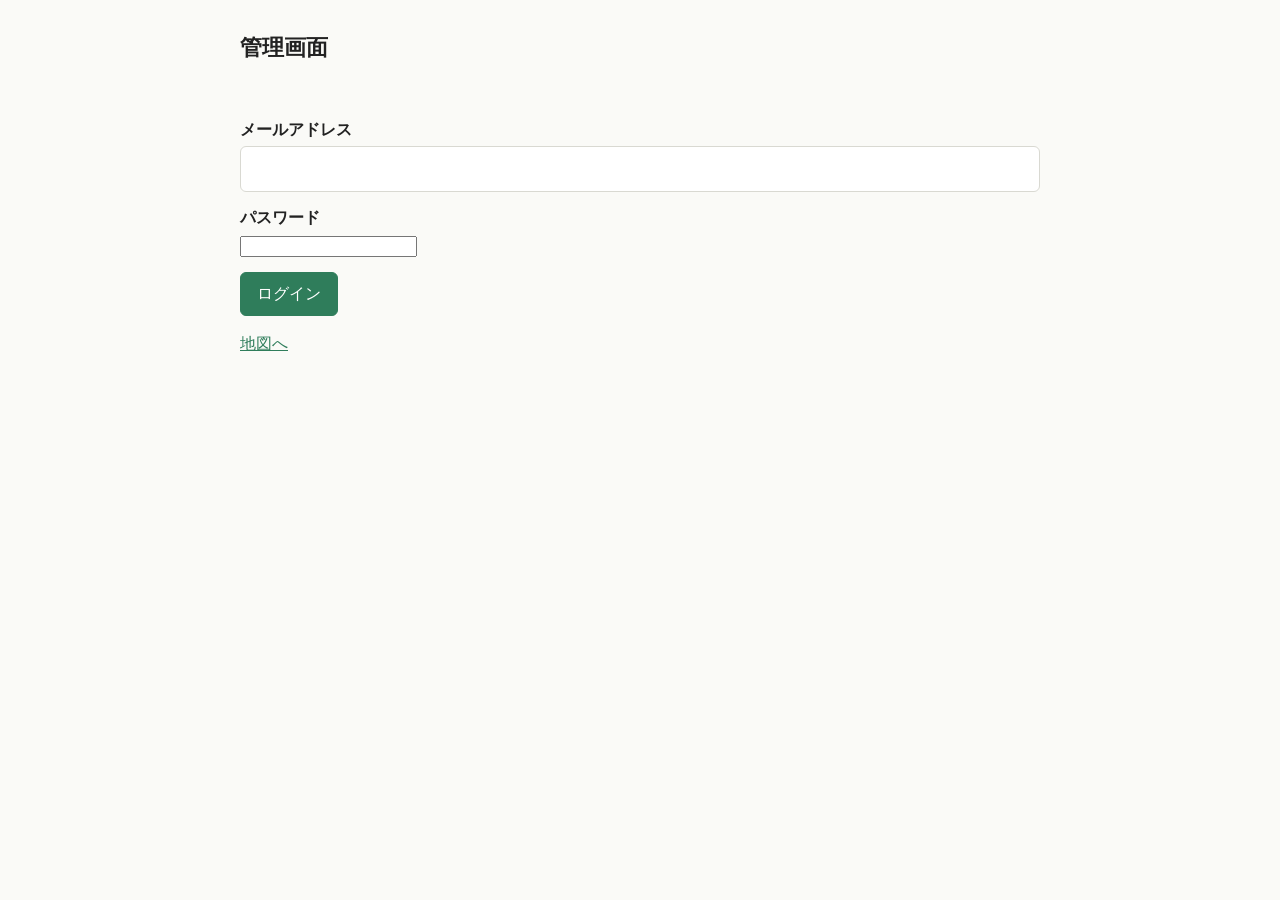
<file: docs/admin/index.html>
<!doctype html>
<html lang="ja">
<head>
  <meta charset="utf-8">
  <meta name="viewport" content="width=device-width, initial-scale=1">
  <meta name="robots" content="noindex, nofollow">
  <meta name="referrer" content="no-referrer">
  <meta http-equiv="Content-Security-Policy" content="default-src 'none'; script-src 'self' https://challenges.cloudflare.com; style-src 'self'; img-src 'self' data:; connect-src 'self' https://*.supabase.co https://challenges.cloudflare.com; frame-src https://challenges.cloudflare.com; base-uri 'none'; form-action 'none'">
  <title>管理画面</title>
  <link rel="stylesheet" href="../css/style.css">
</head>
<body class="page-body">
  <main class="page admin">
    <h1>管理画面</h1>
    <p id="admin-status" class="form-message" role="status">読み込み中…</p>

    <!-- ログイン -->
    <form id="login-form" hidden>
      <label class="field"><span>メールアドレス</span>
        <input id="login-email" type="email" autocomplete="username">
      </label>
      <label class="field"><span>パスワード</span>
        <input id="login-password" type="password" autocomplete="current-password">
      </label>
      <div class="button-row start"><button type="submit" class="button primary">ログイン</button></div>
    </form>

    <!-- 二段階認証（TOTP）: 初回の登録 -->
    <section id="mfa-enroll" hidden>
      <h2>二段階認証の登録</h2>
      <p class="form-help">認証アプリ（Google Authenticator など）で下のQRコードを読み取り、表示された6桁の数字を入力してください。</p>
      <img id="mfa-qr" class="mfa-qr" alt="二段階認証のQRコード" width="200" height="200">
      <p class="form-help">読み取れない場合の手入力用コード：<code id="mfa-secret"></code></p>
    </section>

    <!-- 二段階認証（TOTP）: 6桁の入力 -->
    <form id="mfa-form" hidden>
      <label class="field"><span>認証アプリの6桁の数字</span>
        <input id="mfa-code" type="text" inputmode="numeric" autocomplete="one-time-code" maxlength="6">
      </label>
      <div class="button-row start"><button type="submit" class="button primary">確認する</button></div>
    </form>

    <!-- 管理メニュー -->
    <section id="dashboard" hidden>
      <div class="admin-bar">
        <nav id="tabs" class="tabs"></nav>
        <button id="signout" type="button" class="button small">ログアウト</button>
      </div>
      <div id="panel"></div>
    </section>

    <p><a href="../index.html">地図へ</a></p>
  </main>

  <script src="../vendor/supabase-js/supabase.js"></script>
  <script type="module" src="../js/admin.js"></script>
</body>
</html>
</file>
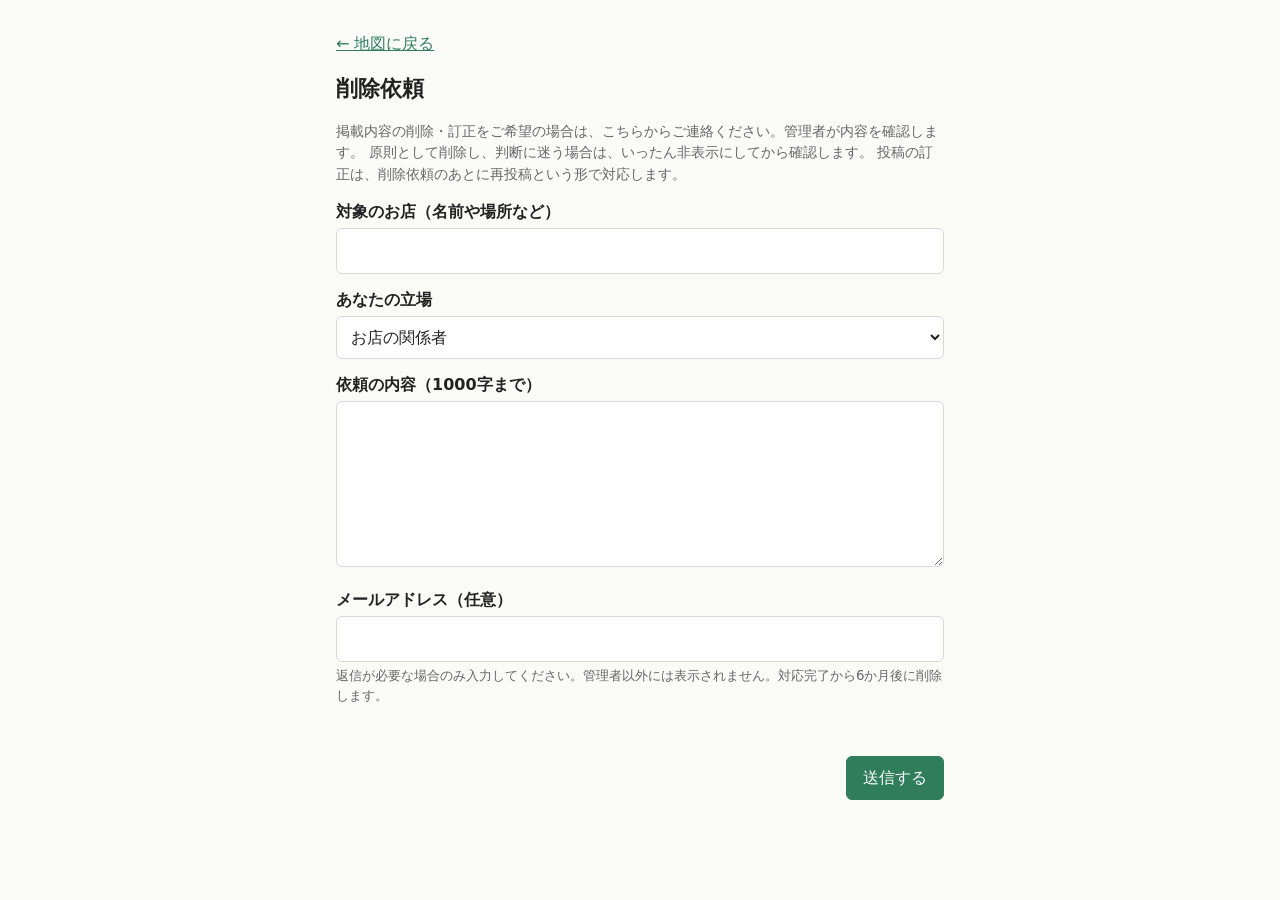
<file: docs/delete-request.html>
<!doctype html>
<html lang="ja">
<head>
  <meta charset="utf-8">
  <meta name="viewport" content="width=device-width, initial-scale=1">
  <meta http-equiv="Content-Security-Policy" content="default-src 'none'; script-src 'self' https://challenges.cloudflare.com; style-src 'self'; connect-src 'self' https://*.supabase.co https://challenges.cloudflare.com; frame-src https://challenges.cloudflare.com; base-uri 'none'; form-action 'none'">
  <title>削除依頼</title>
  <link rel="stylesheet" href="css/style.css">
</head>
<body class="page-body">
  <main class="page">
    <p><a href="index.html">← 地図に戻る</a></p>
    <h1>削除依頼</h1>
    <p class="form-help">
      掲載内容の削除・訂正をご希望の場合は、こちらからご連絡ください。管理者が内容を確認します。
      原則として削除し、判断に迷う場合は、いったん非表示にしてから確認します。
      投稿の訂正は、削除依頼のあとに再投稿という形で対応します。
    </p>

    <form id="request-form" novalidate>
      <label class="field"><span>対象のお店（名前や場所など）</span>
        <input id="f-target" type="text" maxlength="300" autocomplete="off">
      </label>
      <label class="field"><span>あなたの立場</span>
        <select id="f-type"></select>
      </label>
      <label class="field"><span>依頼の内容（1000字まで）</span>
        <textarea id="f-message" rows="6" maxlength="1000"></textarea>
      </label>
      <label class="field"><span>メールアドレス（任意）</span>
        <input id="f-email" type="email" maxlength="254" autocomplete="email">
        <small>返信が必要な場合のみ入力してください。管理者以外には表示されません。対応完了から6か月後に削除します。</small>
      </label>

      <p id="form-message" class="form-message" role="status"></p>
      <div class="button-row">
        <button id="submit" type="submit" class="button primary">送信する</button>
      </div>
    </form>
  </main>

  <script src="vendor/supabase-js/supabase.js"></script>
  <script type="module" src="js/delete-request.js"></script>
</body>
</html>
</file>
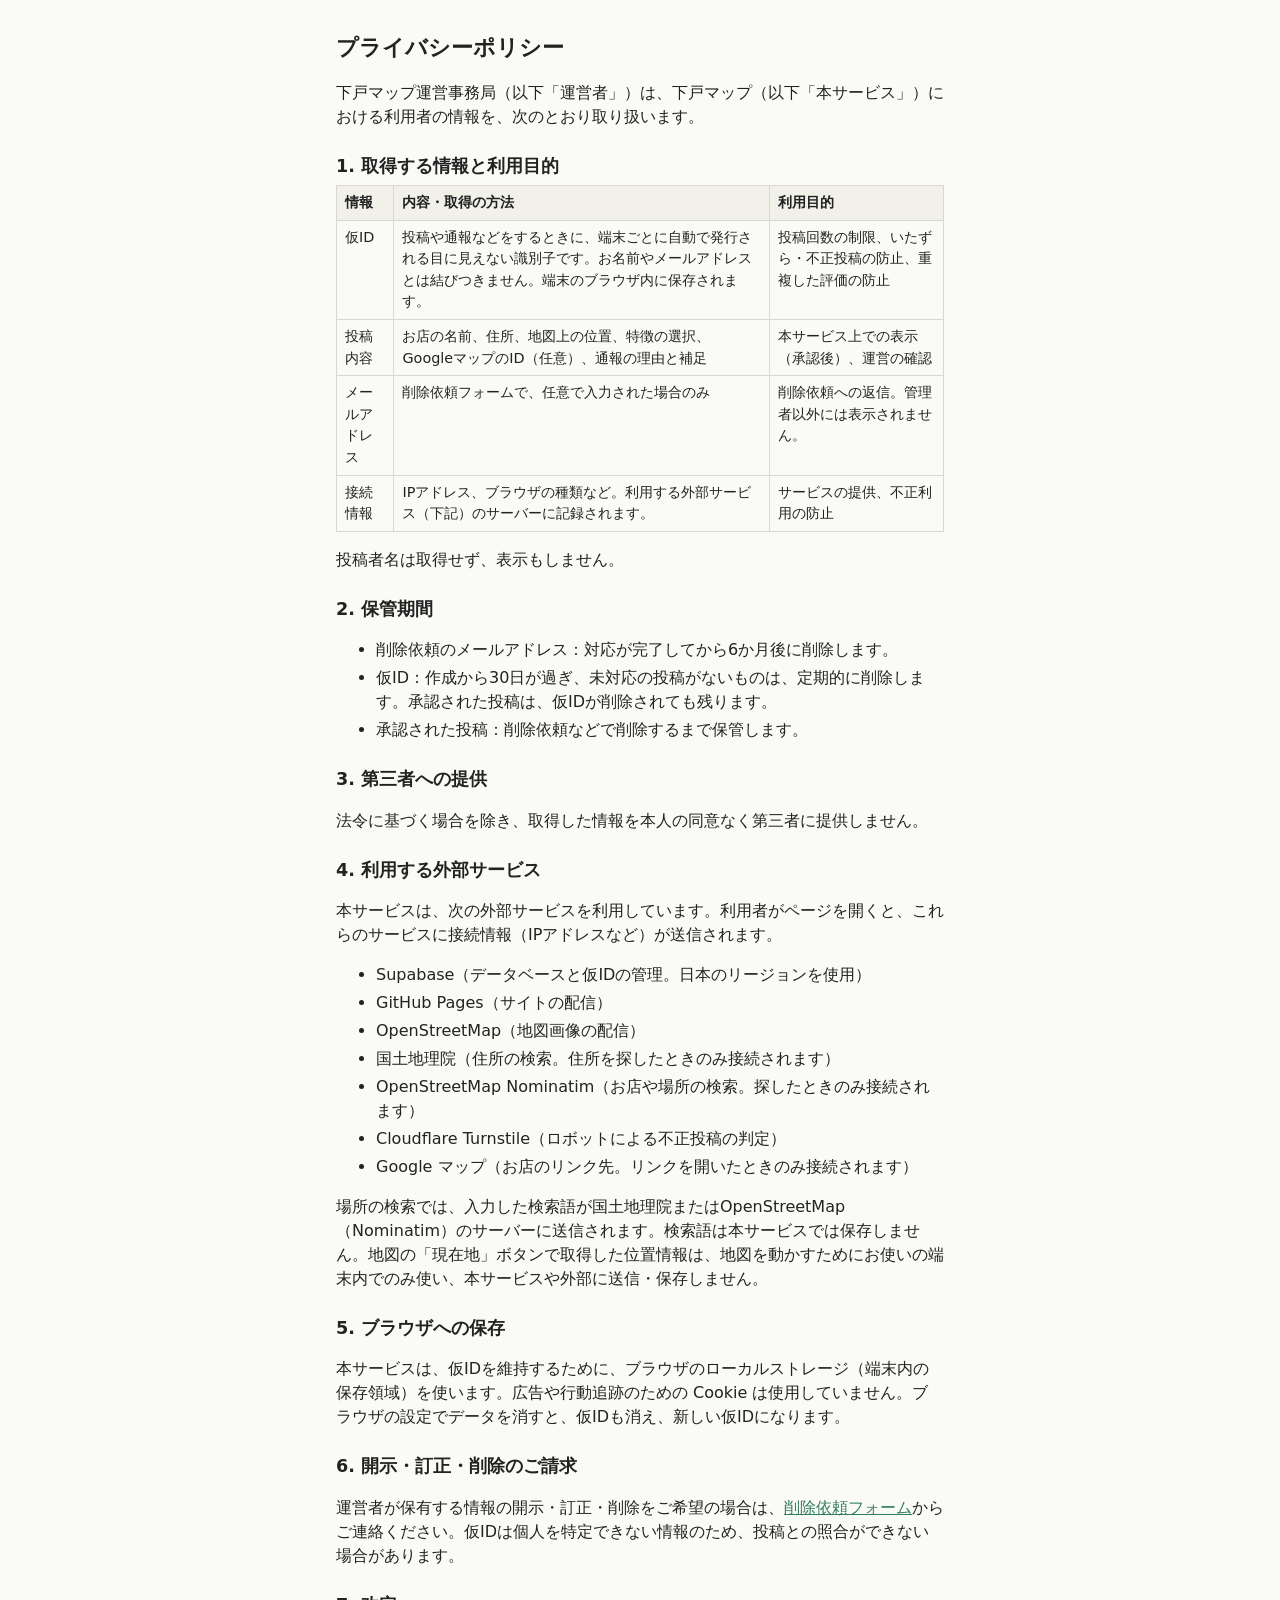
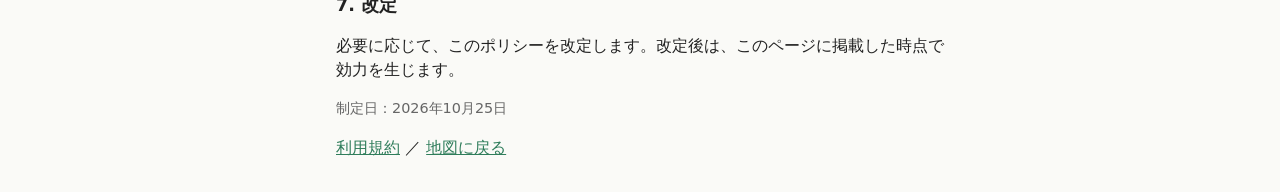
<file: docs/privacy.html>
<!doctype html>
<html lang="ja">
<head>
  <meta charset="utf-8">
  <meta name="viewport" content="width=device-width, initial-scale=1">
  <meta http-equiv="Content-Security-Policy" content="default-src 'none'; script-src 'self'; style-src 'self'; base-uri 'none'; form-action 'none'">
  <title>プライバシーポリシー</title>
  <link rel="stylesheet" href="css/style.css">
</head>
<body class="page-body">
  <main class="page legal">
    <h1>プライバシーポリシー</h1>
    <p><span data-operator>運営者</span>（以下「運営者」）は、<span data-site-name>下戸マップ</span>（以下「本サービス」）における利用者の情報を、次のとおり取り扱います。</p>

    <h2>1. 取得する情報と利用目的</h2>
    <table class="legal-table">
      <thead><tr><th>情報</th><th>内容・取得の方法</th><th>利用目的</th></tr></thead>
      <tbody>
        <tr>
          <td>仮ID</td>
          <td>投稿や通報などをするときに、端末ごとに自動で発行される目に見えない識別子です。お名前やメールアドレスとは結びつきません。端末のブラウザ内に保存されます。</td>
          <td>投稿回数の制限、いたずら・不正投稿の防止、重複した評価の防止</td>
        </tr>
        <tr>
          <td>投稿内容</td>
          <td>お店の名前、住所、地図上の位置、特徴の選択、GoogleマップのID（任意）、通報の理由と補足</td>
          <td>本サービス上での表示（承認後）、運営の確認</td>
        </tr>
        <tr>
          <td>メールアドレス</td>
          <td>削除依頼フォームで、任意で入力された場合のみ</td>
          <td>削除依頼への返信。管理者以外には表示されません。</td>
        </tr>
        <tr>
          <td>接続情報</td>
          <td>IPアドレス、ブラウザの種類など。利用する外部サービス（下記）のサーバーに記録されます。</td>
          <td>サービスの提供、不正利用の防止</td>
        </tr>
      </tbody>
    </table>
    <p>投稿者名は取得せず、表示もしません。</p>

    <h2>2. 保管期間</h2>
    <ul>
      <li>削除依頼のメールアドレス：対応が完了してから6か月後に削除します。</li>
      <li>仮ID：作成から30日が過ぎ、未対応の投稿がないものは、定期的に削除します。承認された投稿は、仮IDが削除されても残ります。</li>
      <li>承認された投稿：削除依頼などで削除するまで保管します。</li>
    </ul>

    <h2>3. 第三者への提供</h2>
    <p>法令に基づく場合を除き、取得した情報を本人の同意なく第三者に提供しません。</p>

    <h2>4. 利用する外部サービス</h2>
    <p>本サービスは、次の外部サービスを利用しています。利用者がページを開くと、これらのサービスに接続情報（IPアドレスなど）が送信されます。</p>
    <ul>
      <li>Supabase（データベースと仮IDの管理。日本のリージョンを使用）</li>
      <li>GitHub Pages（サイトの配信）</li>
      <li>OpenStreetMap（地図画像の配信）</li>
      <li>国土地理院（住所の検索。住所を探したときのみ接続されます）</li>
      <li>OpenStreetMap Nominatim（お店や場所の検索。探したときのみ接続されます）</li>
      <li>Cloudflare Turnstile（ロボットによる不正投稿の判定）</li>
      <li>Google マップ（お店のリンク先。リンクを開いたときのみ接続されます）</li>
    </ul>
    <p>場所の検索では、入力した検索語が国土地理院またはOpenStreetMap（Nominatim）のサーバーに送信されます。検索語は本サービスでは保存しません。地図の「現在地」ボタンで取得した位置情報は、地図を動かすためにお使いの端末内でのみ使い、本サービスや外部に送信・保存しません。</p>

    <h2>5. ブラウザへの保存</h2>
    <p>本サービスは、仮IDを維持するために、ブラウザのローカルストレージ（端末内の保存領域）を使います。広告や行動追跡のための Cookie は使用していません。ブラウザの設定でデータを消すと、仮IDも消え、新しい仮IDになります。</p>

    <h2>6. 開示・訂正・削除のご請求</h2>
    <p>運営者が保有する情報の開示・訂正・削除をご希望の場合は、<a href="delete-request.html">削除依頼フォーム</a>からご連絡ください。仮IDは個人を特定できない情報のため、投稿との照合ができない場合があります。</p>

    <h2>7. 改定</h2>
    <p>必要に応じて、このポリシーを改定します。改定後は、このページに掲載した時点で効力を生じます。</p>

    <p class="form-help">制定日：2026年10月25日</p>
    <p><a href="terms.html">利用規約</a> ／ <a href="index.html">地図に戻る</a></p>
  </main>
  <script type="module" src="js/legal.js"></script>
</body>
</html>
</file>
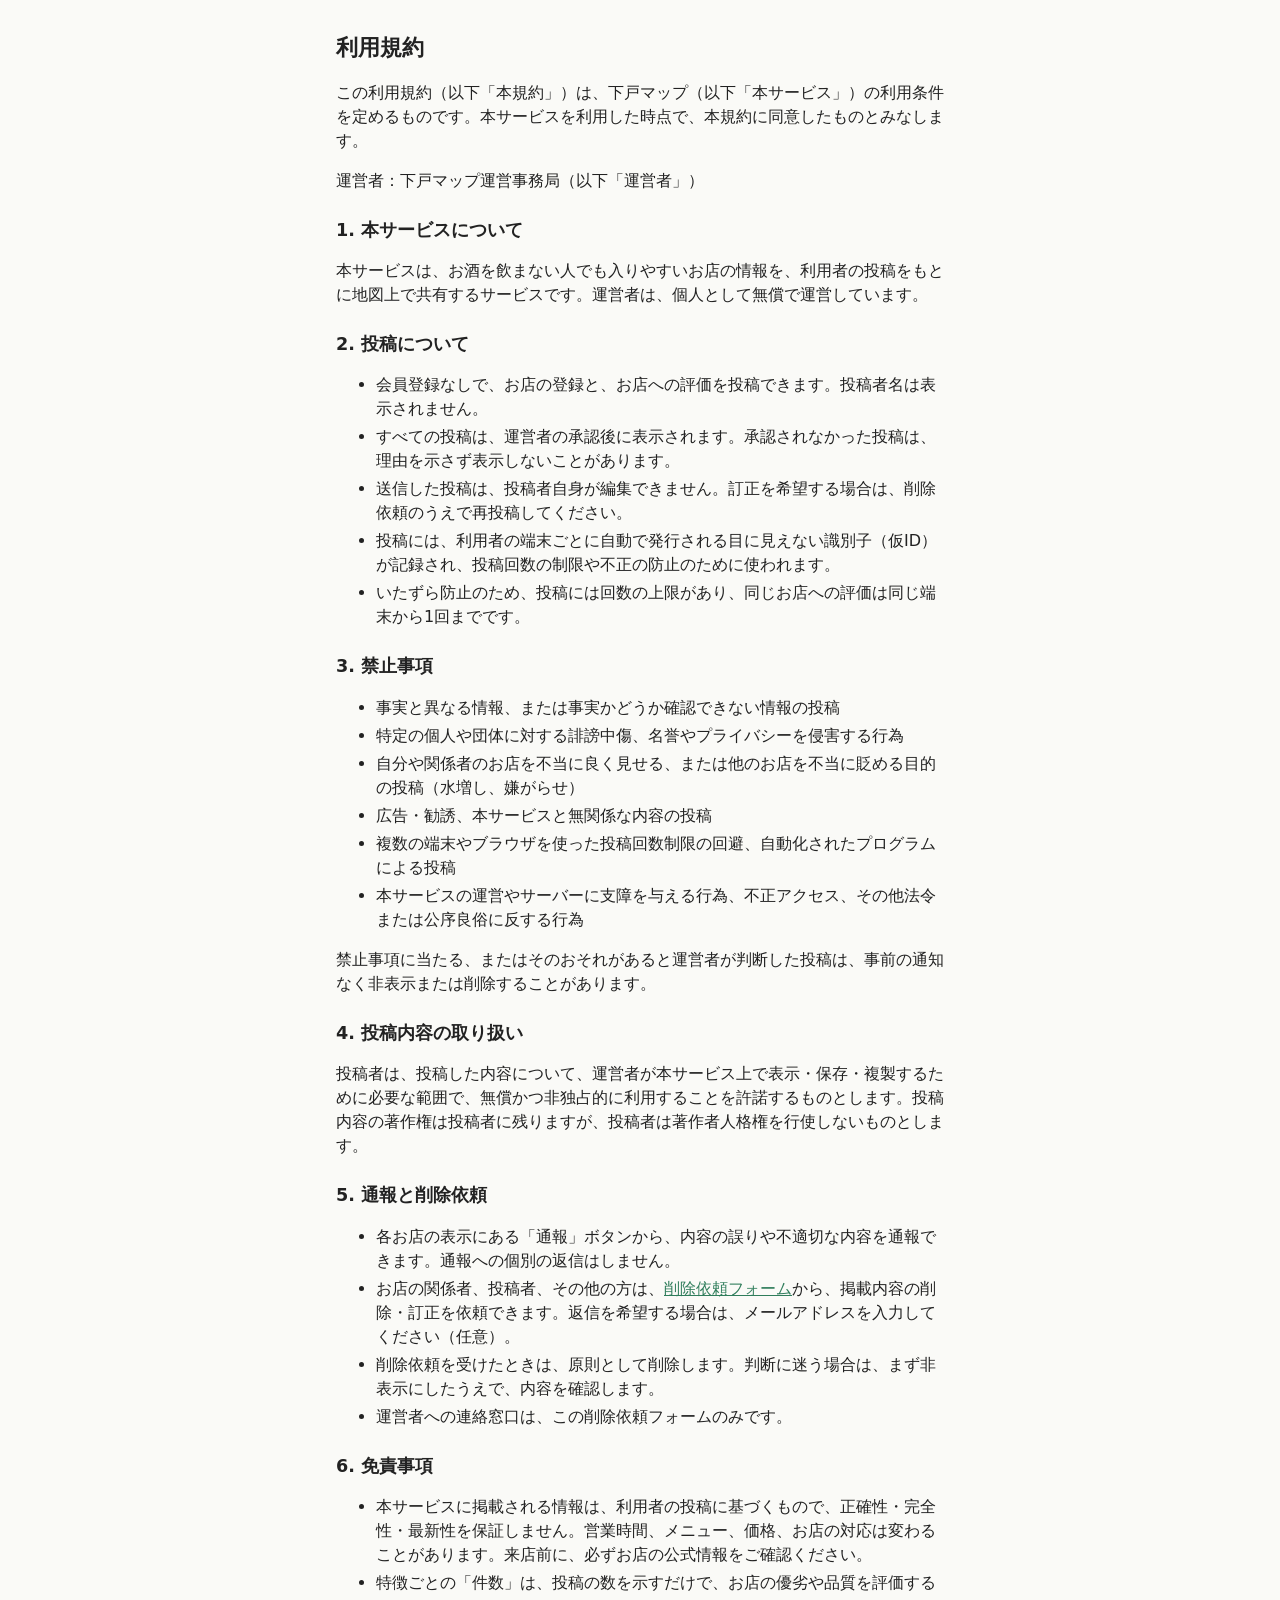
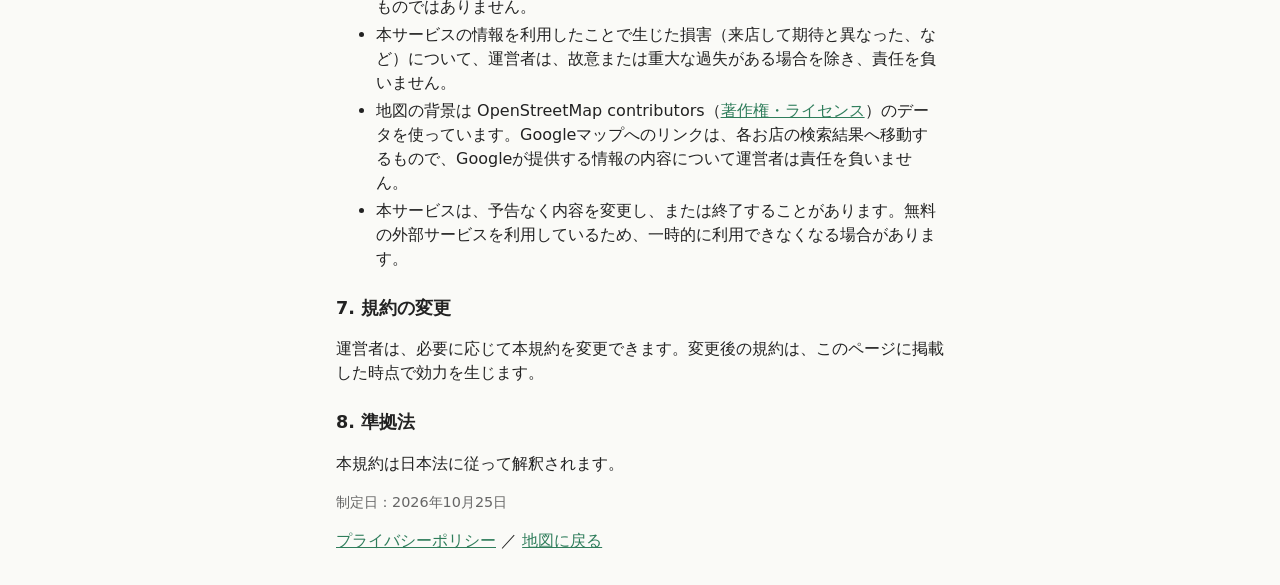
<file: docs/terms.html>
<!doctype html>
<html lang="ja">
<head>
  <meta charset="utf-8">
  <meta name="viewport" content="width=device-width, initial-scale=1">
  <meta http-equiv="Content-Security-Policy" content="default-src 'none'; script-src 'self'; style-src 'self'; base-uri 'none'; form-action 'none'">
  <title>利用規約</title>
  <link rel="stylesheet" href="css/style.css">
</head>
<body class="page-body">
  <main class="page legal">
    <h1>利用規約</h1>
    <p>この利用規約（以下「本規約」）は、<span data-site-name>下戸マップ</span>（以下「本サービス」）の利用条件を定めるものです。本サービスを利用した時点で、本規約に同意したものとみなします。</p>
    <p>運営者：<span data-operator>運営者</span>（以下「運営者」）</p>

    <h2>1. 本サービスについて</h2>
    <p>本サービスは、お酒を飲まない人でも入りやすいお店の情報を、利用者の投稿をもとに地図上で共有するサービスです。運営者は、個人として無償で運営しています。</p>

    <h2>2. 投稿について</h2>
    <ul>
      <li>会員登録なしで、お店の登録と、お店への評価を投稿できます。投稿者名は表示されません。</li>
      <li>すべての投稿は、運営者の承認後に表示されます。承認されなかった投稿は、理由を示さず表示しないことがあります。</li>
      <li>送信した投稿は、投稿者自身が編集できません。訂正を希望する場合は、削除依頼のうえで再投稿してください。</li>
      <li>投稿には、利用者の端末ごとに自動で発行される目に見えない識別子（仮ID）が記録され、投稿回数の制限や不正の防止のために使われます。</li>
      <li>いたずら防止のため、投稿には回数の上限があり、同じお店への評価は同じ端末から1回までです。</li>
    </ul>

    <h2>3. 禁止事項</h2>
    <ul>
      <li>事実と異なる情報、または事実かどうか確認できない情報の投稿</li>
      <li>特定の個人や団体に対する誹謗中傷、名誉やプライバシーを侵害する行為</li>
      <li>自分や関係者のお店を不当に良く見せる、または他のお店を不当に貶める目的の投稿（水増し、嫌がらせ）</li>
      <li>広告・勧誘、本サービスと無関係な内容の投稿</li>
      <li>複数の端末やブラウザを使った投稿回数制限の回避、自動化されたプログラムによる投稿</li>
      <li>本サービスの運営やサーバーに支障を与える行為、不正アクセス、その他法令または公序良俗に反する行為</li>
    </ul>
    <p>禁止事項に当たる、またはそのおそれがあると運営者が判断した投稿は、事前の通知なく非表示または削除することがあります。</p>

    <h2>4. 投稿内容の取り扱い</h2>
    <p>投稿者は、投稿した内容について、運営者が本サービス上で表示・保存・複製するために必要な範囲で、無償かつ非独占的に利用することを許諾するものとします。投稿内容の著作権は投稿者に残りますが、投稿者は著作者人格権を行使しないものとします。</p>

    <h2>5. 通報と削除依頼</h2>
    <ul>
      <li>各お店の表示にある「通報」ボタンから、内容の誤りや不適切な内容を通報できます。通報への個別の返信はしません。</li>
      <li>お店の関係者、投稿者、その他の方は、<a href="delete-request.html">削除依頼フォーム</a>から、掲載内容の削除・訂正を依頼できます。返信を希望する場合は、メールアドレスを入力してください（任意）。</li>
      <li>削除依頼を受けたときは、原則として削除します。判断に迷う場合は、まず非表示にしたうえで、内容を確認します。</li>
      <li>運営者への連絡窓口は、この削除依頼フォームのみです。</li>
    </ul>

    <h2>6. 免責事項</h2>
    <ul>
      <li>本サービスに掲載される情報は、利用者の投稿に基づくもので、正確性・完全性・最新性を保証しません。営業時間、メニュー、価格、お店の対応は変わることがあります。来店前に、必ずお店の公式情報をご確認ください。</li>
      <li>特徴ごとの「件数」は、投稿の数を示すだけで、お店の優劣や品質を評価するものではありません。</li>
      <li>本サービスの情報を利用したことで生じた損害（来店して期待と異なった、など）について、運営者は、故意または重大な過失がある場合を除き、責任を負いません。</li>
      <li>地図の背景は OpenStreetMap contributors（<a href="https://www.openstreetmap.org/copyright" rel="noopener noreferrer">著作権・ライセンス</a>）のデータを使っています。Googleマップへのリンクは、各お店の検索結果へ移動するもので、Googleが提供する情報の内容について運営者は責任を負いません。</li>
      <li>本サービスは、予告なく内容を変更し、または終了することがあります。無料の外部サービスを利用しているため、一時的に利用できなくなる場合があります。</li>
    </ul>

    <h2>7. 規約の変更</h2>
    <p>運営者は、必要に応じて本規約を変更できます。変更後の規約は、このページに掲載した時点で効力を生じます。</p>

    <h2>8. 準拠法</h2>
    <p>本規約は日本法に従って解釈されます。</p>

    <p class="form-help">制定日：2026年10月25日</p>
    <p><a href="privacy.html">プライバシーポリシー</a> ／ <a href="index.html">地図に戻る</a></p>
  </main>
  <script type="module" src="js/legal.js"></script>
</body>
</html>
</file>
<file: docs/css/style.css>
:root {
  --bg: #fafaf7;
  --fg: #222;
  --muted: #666;
  --accent: #2f7d5b;
  --border: #d9d9d2;
}

* { box-sizing: border-box; }

/* hidden 属性が、他の display 指定に負けないようにする */
[hidden] { display: none !important; }

html, body { height: 100%; margin: 0; }

body {
  display: flex;
  flex-direction: column;
  height: 100dvh;
  background: var(--bg);
  color: var(--fg);
  font-family: system-ui, -apple-system, "Hiragino Sans", "Yu Gothic UI", "Meiryo", sans-serif;
  line-height: 1.5;
}

a { color: var(--accent); }

.site-header {
  display: flex;
  flex-wrap: wrap; /* 幅が足りないスマホでは、キャッチコピーが次の行に回る */
  align-items: baseline;
  gap: 0 12px;
  padding: 8px 16px;
  border-bottom: 1px solid var(--border);
}
.site-header h1 { margin: 0; font-size: 1.2rem; white-space: nowrap; } /* 「下戸マ／ップ」のような途中改行を防ぐ */
.tagline { margin: 0; font-size: 0.85rem; color: var(--muted); }

.filter-box { padding: 4px 16px; border-bottom: 1px solid var(--border); }
.filter-box summary { cursor: pointer; padding: 6px 0; font-weight: 600; }
.filters { display: flex; flex-wrap: wrap; gap: 4px 16px; padding: 4px 0 8px; }
.filter-item { display: flex; align-items: center; gap: 6px; padding: 6px 0; min-height: 44px; }
.filter-item input { width: 20px; height: 20px; }

.link-button {
  background: none; border: 0; padding: 6px 0; min-height: 44px;
  color: var(--accent); text-decoration: underline; cursor: pointer; font: inherit;
}

.status { margin: 0; padding: 4px 16px; font-size: 0.85rem; color: var(--muted); }

.map { flex: 1; min-height: 0; }

/* 場所検索 */
.search-bar { display: flex; flex-wrap: wrap; align-items: center; gap: 6px 8px; padding: 6px 16px; }
.search-label { font-weight: 600; font-size: 0.9rem; }
.search-bar input[type="text"] {
  flex: 1 1 12rem; min-width: 0; padding: 8px 10px; border: 1px solid var(--border); border-radius: 6px;
  background: #fff; color: var(--fg); font: inherit; font-size: 16px; /* 16px未満だとスマホで勝手に拡大される */
}
.search-results { list-style: none; margin: 0; padding: 0 16px; max-height: 30vh; overflow-y: auto; }
.search-choice {
  display: block; width: 100%; min-height: 44px; padding: 6px 10px; margin: 2px 0; text-align: left;
  border: 1px solid var(--border); border-radius: 6px; background: #fff; color: var(--fg); font: inherit; cursor: pointer;
}
/* 検索結果のピン（絵文字）。Leaflet 標準の白い四角は付けない */
.search-pin { font-size: 28px; line-height: 30px; text-align: center; background: none; border: 0; }
@media (max-width: 600px) {
  .search-results { max-height: 22vh; } /* スマホでは地図を広く残す */
}
.page .search-bar,.page .search-results { padding-left: 0; padding-right: 0; }
.page .status { padding-left: 0; padding-right: 0; }

/* 地図上の現在地ボタン（Leaflet のズームボタンと同じ見た目の箱） */
.locate-control button {
  display: block; width: 34px; height: 34px; padding: 0; border: 0; background: #fff;
  font-size: 18px; line-height: 34px; text-align: center; cursor: pointer;
}
.locate-control button:disabled { opacity: 0.5; cursor: default; }

.site-footer {
  padding: 6px 16px;
  border-top: 1px solid var(--border);
  font-size: 0.75rem;
  color: var(--muted);
}
.site-footer p { margin: 2px 0; }

.popup-name { margin: 0 0 4px; font-size: 1rem; }
.popup-address { margin: 0 0 6px; color: var(--muted); font-size: 0.85rem; }
.popup-features { margin: 0 0 6px; padding-left: 1.2em; font-size: 0.9rem; }
.popup-empty { font-size: 0.85rem; color: var(--muted); }
.popup-note { margin: 6px 0 0; font-size: 0.7rem; color: var(--muted); }

.page { max-width: 40rem; margin: 0 auto; padding: 16px; }
/* 文章・フォーム中心のページ（地図が画面いっぱいのトップとは違い、普通にスクロールする） */
.page-body { display: block; height: auto; min-height: 100dvh; }
.page h1 { font-size: 1.4rem; }
.step { font-size: 1.05rem; margin: 24px 0 8px; }
.map-small { height: 50vh; min-height: 280px; border: 1px solid var(--border); }

.header-link { margin-left: auto; font-size: 0.9rem; white-space: nowrap; }

/* フォーム */
.field { display: block; margin: 14px 0; }
.field > span { display: block; font-weight: 600; margin-bottom: 4px; }
.field small { display: block; color: var(--muted); margin-top: 4px; }
.field input[type="text"], .field input[type="email"], .field select, .field textarea {
  width: 100%; padding: 10px; border: 1px solid var(--border); border-radius: 6px;
  background: #fff; color: var(--fg); font: inherit; font-size: 16px; /* 16px未満だとスマホで勝手に拡大される */
}
.form-help { color: var(--muted); font-size: 0.9rem; }
.form-message { min-height: 1.5em; margin: 8px 0; font-weight: 600; }

.button-row { display: flex; gap: 8px; justify-content: flex-end; margin: 12px 0; }
.button-row.start { justify-content: flex-start; margin: 6px 0; }
.button {
  min-height: 44px; padding: 8px 16px; border: 1px solid var(--border); border-radius: 6px;
  background: #fff; color: var(--fg); font: inherit; cursor: pointer;
}
.button.small { min-height: 36px; padding: 4px 12px; font-size: 0.9rem; }
.button.primary { background: var(--accent); border-color: var(--accent); color: #fff; }
.button:disabled { opacity: 0.6; cursor: default; }

.nearby { margin: 12px 0; padding: 8px 12px; border: 1px solid var(--accent); border-radius: 6px; background: #f1f8f4; }
.nearby h3 { margin: 4px 0; font-size: 1rem; }
.nearby li { margin: 6px 0; }

/* ダイアログ（評価・通報） */
.dialog { width: min(92vw, 28rem); max-height: 90dvh; padding: 16px; border: 1px solid var(--border); border-radius: 8px; overflow-y: auto; }
.dialog::backdrop { background: rgba(0, 0, 0, 0.4); }
.dialog-title { margin: 0 0 8px; font-size: 1.1rem; }
.dialog-shop { margin: 0 0 8px; font-weight: 600; }

/* 管理画面 */
.admin { max-width: 52rem; }
.admin-bar { display: flex; gap: 8px; align-items: flex-start; justify-content: space-between; flex-wrap: wrap; }
.tabs { display: flex; flex-wrap: wrap; gap: 4px; }
.tab { min-height: 40px; padding: 6px 12px; border: 1px solid var(--border); border-radius: 6px; background: #fff; font: inherit; cursor: pointer; }
.tab.active { background: var(--accent); border-color: var(--accent); color: #fff; }
.card { margin: 12px 0; padding: 4px 14px; border: 1px solid var(--border); border-radius: 8px; background: #fff; }
.card h3 { margin: 10px 0 4px; font-size: 1.05rem; }
.card p { margin: 4px 0; overflow-wrap: anywhere; }
.button.danger { border-color: #b3261e; color: #b3261e; }
.mfa-qr { display: block; margin: 8px 0; background: #fff; }

/* ロボット判定（Turnstile）の確認枠。普段は何も表示されない */
.captcha-box { position: fixed; left: 50%; bottom: 16px; transform: translateX(-50%); z-index: 2000; }
dialog .captcha-box { position: static; transform: none; margin: 8px 0; }

/* 規約ページ */
.legal h2 { font-size: 1.1rem; margin: 24px 0 6px; }
.legal li { margin: 4px 0; }
.legal-table { width: 100%; border-collapse: collapse; font-size: 0.9rem; }
.legal-table th, .legal-table td { border: 1px solid var(--border); padding: 6px 8px; vertical-align: top; text-align: left; }
.legal-table th { background: #f1f1ea; }
</file>
